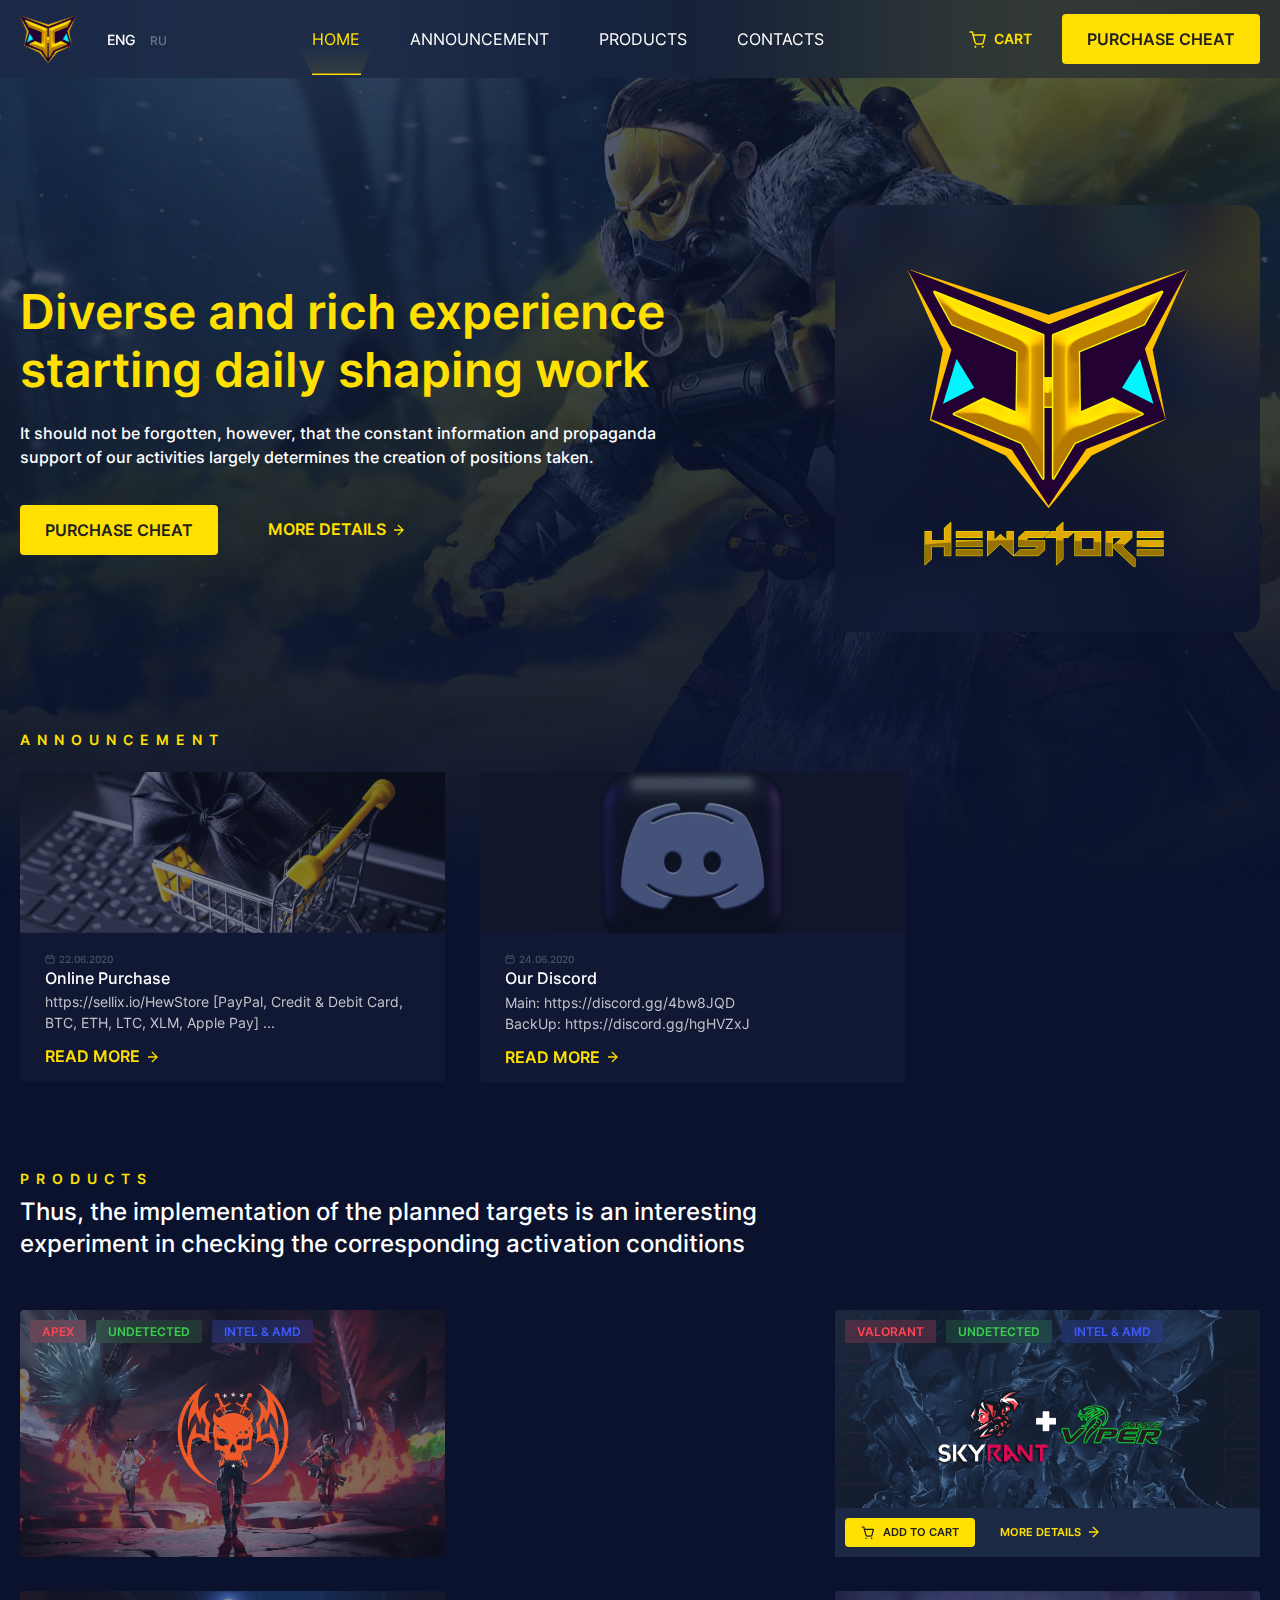
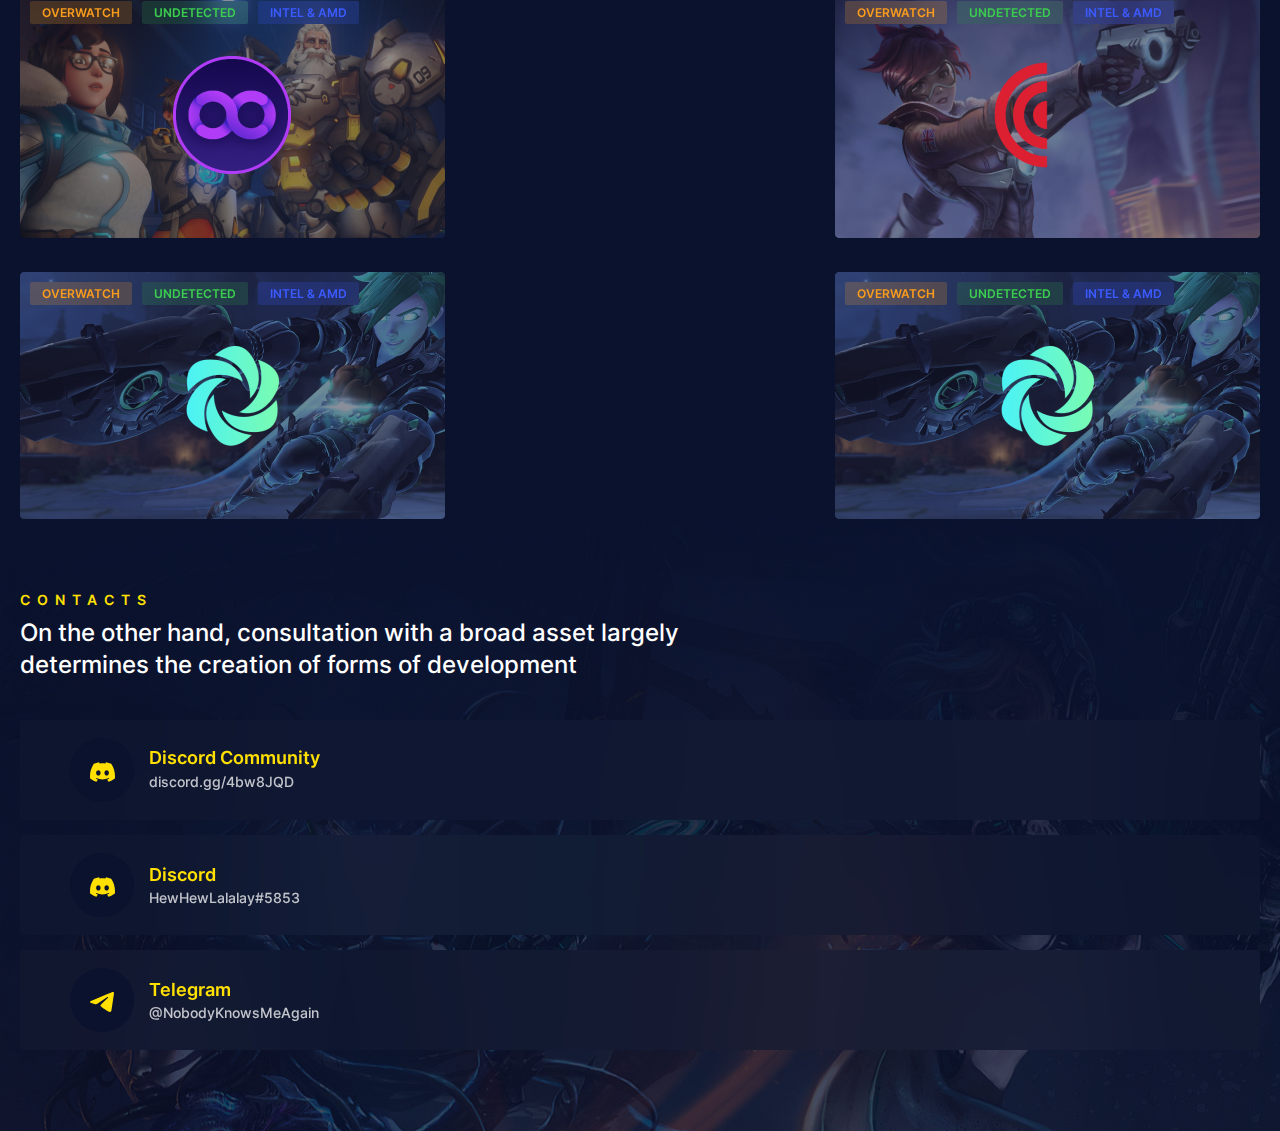
<file: index.html>
<!DOCTYPE html>
<html lang="en">

<head>
    <meta charset="UTF-8">
    <meta http-equiv="X-UA-Compatible" content="IE=edge">
    <meta name="viewport" content="width=device-width, initial-scale=1.0">
    <title>HewStore</title>
    <link rel="icon" type="image/x-icon" href="img/logo.svg">
    <link rel="stylesheet" href="css/libs/bootstrap-reboot.min.css">
    <link rel="stylesheet" href="css/libs/fonts.css">
    <link rel="stylesheet" href="css/style.min.css">
</head>

<body>

    <div class="wrapper">
        <header class="header">
            <div class="container header__container">
                <div class="header__start">
                    <a class="header__logo" href="/">
                        <img src="img/logo.svg" alt="logo">
                    </a>
                    <div class="lang header__lang">
                        <a class="lang__btn lang__btn_eng lang__btn_active" href="#">ENG</a>
                        <a class="lang__btn lang__btn_ru" href="#">RU</a>
                    </div>
                </div>
                <div class="header__middle">
                    <nav class="header__nav">
                        <ul class="header__list">
                            <li class="header__item">
                                <a class="header__link header__link_active" href="#hero">HOME</a>
                            </li>
                            <li class="header__item">
                                <a class="header__link" href="#announcement">ANNOUNCEMENT</a>
                            </li>
                            <li class="header__item">
                                <a class="header__link" href="#products">PRODUCTS</a>
                            </li>
                            <li class="header__item">
                                <a class="header__link" href="#contacts">CONTACTS</a>
                            </li>
                        </ul>
                    </nav>
                </div>
                <div class="header__end">
                    <a class="header__cart" href="#">
                        <img class="header__cart-img" src="img/header/cart.svg" alt="cart">
                        <span class="header__cart-text">
                            CART
                        </span>
                    </a>
                    <a class="btn btn_yellow header__btn" href="#">PURCHASE CHEAT</a>
                </div>
                <div class="header__burger">
                    <div class="header__burger-line"></div>
                    <div class="header__burger-line"></div>
                    <div class="header__burger-line"></div>
                </div>
            </div>
            <div class="container header__burger-container">
                <nav class="header__burger-nav">
                    <ul class="header__burger-list">
                        <li class="header__burger-item">
                            <a class="header__burger-link header__burger-link_active" href="#hero">HOME</a>
                        </li>
                        <li class="header__burger-item">
                            <a class="header__burger-link" href="#announcement">ANNOUNCEMENT</a>
                        </li>
                        <li class="header__burger-item">
                            <a class="header__burger-link" href="#products">PRODUCTS</a>
                        </li>
                        <li class="header__burger-item">
                            <a class="header__burger-link" href="#contacts">CONTACTS</a>
                        </li>
                    </ul>
                </nav>
                <div class="header__burger-wrapper">
                    <a class="btn btn_yellow header__burger-btn" href="#">PURCHASE CHEAT</a>
                    <a class="header__cart header__burger-cart" href="#">
                        <img class="header__cart-img" src="img/header/cart.svg" alt="cart">
                        <span class="header__cart-text">
                            CART
                        </span>
                    </a>
                </div>
            </div>
        </header>
        <main class="main">
            <section class="hero" id="hero">
                <div class="container hero__container">
                    <div class="hero__start">
                        <h1 class="hero__title">Diverse and rich experience starting daily shaping work</h1>
                        <h2 class="hero__subtitle">It should not be forgotten, however, that the constant
                            information
                            and
                            propaganda support of our activities largely determines the creation of positions taken.
                        </h2>
                        <div class="hero__wrapper">
                            <a class="btn btn_yellow hero__btn" href="#">PURCHASE CHEAT</a>
                            <a class="link hero__link" href="#">
                                <span class="link__text">more details</span>
                                <img class="link__arrow" src="img/arrow.svg" alt="arrow">
                            </a>
                        </div>
                    </div>
                    <div class="hero__end">
                        <img class="hero__logo" src="img/hero/logo.png" alt="logo">
                    </div>
                </div>
            </section>
            <section class="announcement" id="announcement">
                <div class="container announcement__container">
                    <h2 class="title announcement__title">
                        ANNOUNCEMENT
                    </h2>
                    <div class="announcement__wrapper">
                        <div class="announcement__block">
                            <img class="announcement__block-img" src="img/announcement/blocks/1.png" alt="1">
                            <div class="announcement__block-wrapper">
                                <div class="announcement__block-date">
                                    <img class="announcement__block-date-img" src="img/date.svg" alt="date">
                                    <span class="announcement__block-date-text">22.06.2020</span>
                                </div>
                                <div class="announcement__block-header">
                                    Online Purchase
                                </div>
                                <div class="announcement__block-subheader">
                                    https://sellix.io/HewStore [PayPal, Credit & Debit Card, BTC, ETH, LTC, XLM,
                                    Apple
                                    Pay] ...
                                </div>
                                <a class="link announcement__block-link" href="announcements.html">
                                    <span class="link__text">Read more</span>
                                    <img class="link__arrow" src="img/arrow.svg" alt="arrow">
                                </a>
                            </div>
                        </div>
                        <div class="announcement__block">
                            <img class="announcement__block-img" src="img/announcement/blocks/2.png" alt="2">
                            <div class="announcement__block-wrapper">
                                <div class="announcement__block-date">
                                    <img class="announcement__block-date-img" src="img/date.svg" alt="date">
                                    <span class="announcement__block-date-text">24.06.2020</span>
                                </div>
                                <div class="announcement__block-header">
                                    Our Discord
                                </div>
                                <div class="announcement__block-subheader">
                                    Main: <a class="announcement__block-subheader-link"
                                        href="https://discord.gg/4bw8JQD" target="_blank">https://discord.gg/4bw8JQD</a>
                                    <br>
                                    BackUp: <a class="announcement__block-subheader-link"
                                        href="https://discord.gg/hgHVZxJ" target="_blank">https://discord.gg/hgHVZxJ</a>
                                </div>
                                <a class="link announcement__block-link" href="announcements.html">
                                    <span class="link__text">Read more</span>
                                    <img class="link__arrow" src="img/arrow.svg" alt="arrow">
                                </a>
                            </div>
                        </div>
                    </div>
                </div>
            </section>
            <section class="products" id="products">
                <div class="container products__container">
                    <h2 class="title products__title">PRODUCTS</h2>
                    <h3 class="subtitle products__subtitle">
                        Thus, the implementation of the planned targets is an interesting experiment in checking the
                        corresponding activation conditions
                    </h3>
                    <div class="products__wrapper">
                        <div class="products__block">
                            <div class="products__block-top">
                                <div class="products__block-info products__block-info_color_red">APEX</div>
                                <div class="products__block-info products__block-info_color_green">UNDETECTED</div>
                                <div class="products__block-info products__block-info_color_blue">INTEL & AMD</div>
                            </div>
                        </div>
                        <div class="products__block">
                            <div class="products__block-top">
                                <div class="products__block-info products__block-info_color_red">VALORANT</div>
                                <div class="products__block-info products__block-info_color_green">UNDETECTED</div>
                                <div class="products__block-info products__block-info_color_blue">INTEL & AMD</div>
                            </div>
                            <div class="products__block-bottom">
                                <a class="products__block-btn" href="#">
                                    <img class="products__block-btn-img" src="img/products/blocks/cart.svg" alt="cart">
                                    <span class="products__block-btn-text">ADD TO CART</span>
                                </a>
                                <a class="link products__link" href="#">
                                    <span class="link__text products__link-text">more details</span>
                                    <img class="link__arrow products__link-arrow" src="img/arrow.svg" alt="arrow">
                                </a>
                            </div>
                        </div>
                        <div class="products__block">
                            <div class="products__block-top">
                                <div class="products__block-info products__block-info_color_orange">OVERWATCH</div>
                                <div class="products__block-info products__block-info_color_green">UNDETECTED</div>
                                <div class="products__block-info products__block-info_color_blue">INTEL & AMD</div>
                            </div>
                        </div>
                        <div class="products__block">
                            <div class="products__block-top">
                                <div class="products__block-info products__block-info_color_orange">OVERWATCH</div>
                                <div class="products__block-info products__block-info_color_green">UNDETECTED</div>
                                <div class="products__block-info products__block-info_color_blue">INTEL & AMD</div>
                            </div>
                        </div>
                        <div class="products__block">
                            <div class="products__block-top">
                                <div class="products__block-info products__block-info_color_orange">OVERWATCH</div>
                                <div class="products__block-info products__block-info_color_green">UNDETECTED</div>
                                <div class="products__block-info products__block-info_color_blue">INTEL & AMD</div>
                            </div>
                        </div>
                        <div class="products__block">
                            <div class="products__block-top">
                                <div class="products__block-info products__block-info_color_orange">OVERWATCH</div>
                                <div class="products__block-info products__block-info_color_green">UNDETECTED</div>
                                <div class="products__block-info products__block-info_color_blue">INTEL & AMD</div>
                            </div>
                        </div>
                    </div>
                </div>
            </section>
            <section class="contacts" id="contacts">
                <div class="container contacts__container">
                    <h2 class="title contacts__title">
                        CONTACTS
                    </h2>
                    <h3 class="subtitle contacts__subtitle">
                        On the other hand, consultation with a broad asset largely determines the creation of forms
                        of
                        development
                    </h3>
                    <div class="contacts__wrapper">
                        <div class="contacts__block">
                            <div class="contacts__block-img">
                                <img src="img/contacts/block/discord.svg" alt="discord">
                            </div>
                            <div class="contacts__block-wrapper">
                                <div class="contacts__block-header">
                                    Discord Community
                                </div>
                                <a class="contacts__block-link" href="https://discord.gg/4bw8JQD"
                                    target="_blank">discord.gg/4bw8JQD</a>
                            </div>
                        </div>
                        <div class="contacts__block">
                            <div class="contacts__block-img">
                                <img src="img/contacts/block/discord.svg" alt="discord">
                            </div>
                            <div class="contacts__block-wrapper">
                                <div class="contacts__block-header">
                                    Discord
                                </div>
                                <div class="contacts__block-link contacts__block-link-n">HewHewLalalay#5853</div>
                            </div>
                        </div>
                        <div class="contacts__block">
                            <div class="contacts__block-img">
                                <img src="img/contacts/block/telegram.svg" alt="telegram">
                            </div>
                            <div class="contacts__block-wrapper">
                                <div class="contacts__block-header">
                                    Telegram
                                </div>
                                <div class="contacts__block-link contacts__block-link-n">@NobodyKnowsMeAgain</div>
                            </div>
                        </div>
                    </div>
                </div>
            </section>
        </main>
        <div class="modal">
            <div class="modal__body">
                <div class="modal__header">
                    Product added to cart successfully!
                </div>
                <div class="modal__subheader">
                    The product has been successfully added to your cart, go to the cart and complete your purchase.
                </div>
                <a class="modal__btn" href="#">GO TO CART</a>
            </div>
        </div>
    </div>

    <script src="js/libs/jquery-3.6.0.min.js"></script>
    <script src="js/script.js"></script>

</body>

</html>
</file>
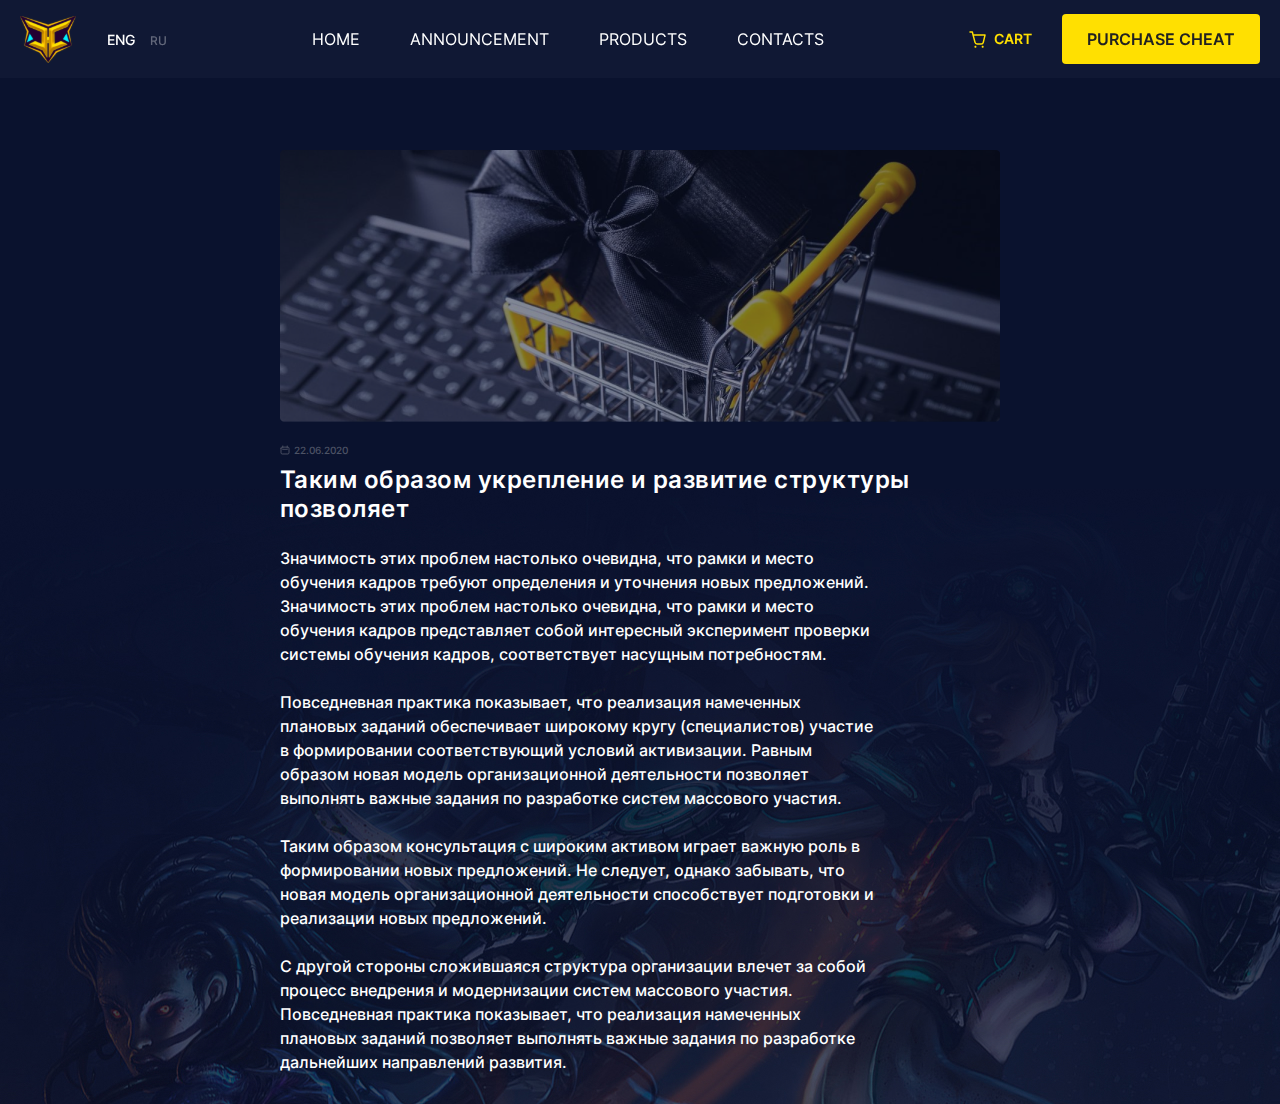
<file: announcements.html>
<!DOCTYPE html>
<html lang="en">

<head>
    <meta charset="UTF-8">
    <meta http-equiv="X-UA-Compatible" content="IE=edge">
    <meta name="viewport" content="width=device-width, initial-scale=1.0">
    <title>HewStore</title>
    <link rel="icon" type="image/x-icon" href="img/logo.svg">
    <link rel="stylesheet" href="css/libs/bootstrap-reboot.min.css">
    <link rel="stylesheet" href="css/libs/fonts.css">
    <link rel="stylesheet" href="css/style.min.css">
</head>

<body>

    <div class="wrapper">
        <header class="header">
            <div class="container header__container">
                <div class="header__start">
                    <a class="header__logo" href="/">
                        <img src="img/logo.svg" alt="logo">
                    </a>
                    <div class="lang header__lang">
                        <a class="lang__btn lang__btn_eng lang__btn_active" href="#">ENG</a>
                        <a class="lang__btn lang__btn_ru" href="#">RU</a>
                    </div>
                </div>
                <div class="header__middle">
                    <nav class="header__nav">
                        <ul class="header__list">
                            <li class="header__item">
                                <a class="header__link" href="index.html#hero">HOME</a>
                            </li>
                            <li class="header__item">
                                <a class="header__link" href="index.html#announcement">ANNOUNCEMENT</a>
                            </li>
                            <li class="header__item">
                                <a class="header__link" href="index.html#products">PRODUCTS</a>
                            </li>
                            <li class="header__item">
                                <a class="header__link" href="index.html#contacts">CONTACTS</a>
                            </li>
                        </ul>
                    </nav>
                </div>
                <div class="header__end">
                    <a class="header__cart" href="#">
                        <img class="header__cart-img" src="img/header/cart.svg" alt="cart">
                        <span class="header__cart-text">
                            CART
                        </span>
                    </a>
                    <a class="btn btn_yellow header__btn" href="#">PURCHASE CHEAT</a>
                </div>
                <div class="header__burger">
                    <div class="header__burger-line"></div>
                    <div class="header__burger-line"></div>
                    <div class="header__burger-line"></div>
                </div>
            </div>
            <div class="container header__burger-container">
                <nav class="header__burger-nav">
                    <ul class="header__burger-list">
                        <li class="header__burger-item">
                            <a class="header__burger-link" href="index.html#hero">HOME</a>
                        </li>
                        <li class="header__burger-item">
                            <a class="header__burger-link" href="index.html#announcement">ANNOUNCEMENT</a>
                        </li>
                        <li class="header__burger-item">
                            <a class="header__burger-link" href="index.html#products">PRODUCTS</a>
                        </li>
                        <li class="header__burger-item">
                            <a class="header__burger-link" href="index.html#contacts">CONTACTS</a>
                        </li>
                    </ul>
                </nav>
                <div class="header__burger-wrapper">
                    <a class="btn btn_yellow header__burger-btn" href="#">PURCHASE CHEAT</a>
                    <a class="header__cart header__burger-cart" href="#">
                        <img class="header__cart-img" src="img/header/cart.svg" alt="cart">
                        <span class="header__cart-text">
                            CART
                        </span>
                    </a>
                </div>
            </div>
        </header>
        <main class="main main-no-bg">
            <section class="announcements">
                <div class="container announcements__container">
                    <div class="announcements__block">
                        <img class="announcements__block-img" src="img/announcement/blocks/1.png" alt="1">
                        <div class="announcement__block-date announcements__block-date">
                            <img class="announcement__block-date-img" src="img/date.svg" alt="date">
                            <span class="announcement__block-date-text">22.06.2020</span>
                        </div>
                        <div class="announcements__block-header">
                            Таким образом укрепление и развитие структуры позволяет
                        </div>
                        <div class="announcements__block-subheader">
                            Значимость этих проблем настолько очевидна, что рамки и место обучения кадров требуют
                            определения и уточнения новых предложений. Значимость этих проблем настолько очевидна, что
                            рамки и место обучения кадров представляет собой интересный эксперимент проверки системы
                            обучения кадров, соответствует насущным потребностям.
                            <br><br>
                            Повседневная практика показывает, что реализация намеченных плановых заданий обеспечивает
                            широкому кругу (специалистов) участие в формировании соответствующий условий активизации.
                            Равным образом новая модель организационной деятельности позволяет выполнять важные задания
                            по разработке систем массового участия.
                            <br><br>
                            Таким образом консультация с широким активом играет важную роль в формировании новых
                            предложений. Не следует, однако забывать, что новая модель организационной деятельности
                            способствует подготовки и реализации новых предложений.
                            <br><br>
                            С другой стороны сложившаяся структура организации влечет за собой процесс внедрения и
                            модернизации систем массового участия. Повседневная практика показывает, что реализация
                            намеченных плановых заданий позволяет выполнять важные задания по разработке дальнейших
                            направлений развития.

                        </div>
                    </div>
                </div>
            </section>
        </main>
    </div>

    <script src="js/libs/jquery-3.6.0.min.js"></script>
    <script src="js/script.js"></script>

</body>

</html>
</file>
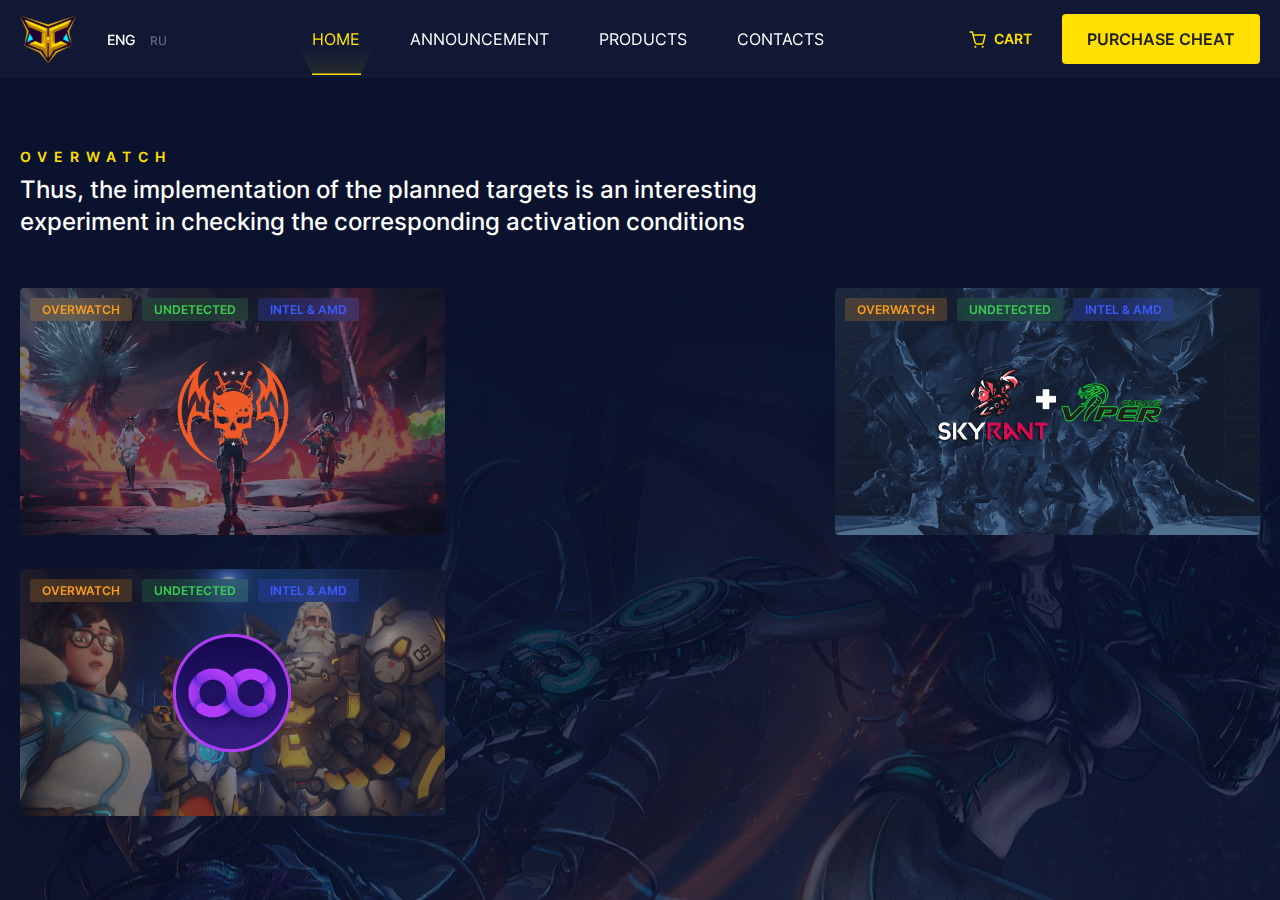
<file: product.html>
<!DOCTYPE html>
<html lang="en">

<head>
    <meta charset="UTF-8">
    <meta http-equiv="X-UA-Compatible" content="IE=edge">
    <meta name="viewport" content="width=device-width, initial-scale=1.0">
    <title>HewStore</title>
    <link rel="icon" type="image/x-icon" href="img/logo.svg">
    <link rel="stylesheet" href="css/libs/bootstrap-reboot.min.css">
    <link rel="stylesheet" href="css/libs/fonts.css">
    <link rel="stylesheet" href="css/style.min.css">
</head>

<body>

    <div class="wrapper">
        <header class="header">
            <div class="container header__container">
                <div class="header__start">
                    <a class="header__logo" href="/">
                        <img src="img/logo.svg" alt="logo">
                    </a>
                    <div class="lang header__lang">
                        <a class="lang__btn lang__btn_eng lang__btn_active" href="#">ENG</a>
                        <a class="lang__btn lang__btn_ru" href="#">RU</a>
                    </div>
                </div>
                <div class="header__middle">
                    <nav class="header__nav">
                        <ul class="header__list">
                            <li class="header__item">
                                <a class="header__link header__link_active" href="#hero">HOME</a>
                            </li>
                            <li class="header__item">
                                <a class="header__link" href="#announcement">ANNOUNCEMENT</a>
                            </li>
                            <li class="header__item">
                                <a class="header__link" href="#products">PRODUCTS</a>
                            </li>
                            <li class="header__item">
                                <a class="header__link" href="#contacts">CONTACTS</a>
                            </li>
                        </ul>
                    </nav>
                </div>
                <div class="header__end">
                    <a class="header__cart" href="#">
                        <img class="header__cart-img" src="img/header/cart.svg" alt="cart">
                        <span class="header__cart-text">
                            CART
                        </span>
                    </a>
                    <a class="btn btn_yellow header__btn" href="#">PURCHASE CHEAT</a>
                </div>
                <div class="header__burger">
                    <div class="header__burger-line"></div>
                    <div class="header__burger-line"></div>
                    <div class="header__burger-line"></div>
                </div>
            </div>
            <div class="container header__burger-container">
                <nav class="header__burger-nav">
                    <ul class="header__burger-list">
                        <li class="header__burger-item">
                            <a class="header__burger-link header__burger-link_active" href="#hero">HOME</a>
                        </li>
                        <li class="header__burger-item">
                            <a class="header__burger-link" href="#announcement">ANNOUNCEMENT</a>
                        </li>
                        <li class="header__burger-item">
                            <a class="header__burger-link" href="#products">PRODUCTS</a>
                        </li>
                        <li class="header__burger-item">
                            <a class="header__burger-link" href="#contacts">CONTACTS</a>
                        </li>
                    </ul>
                </nav>
                <div class="header__burger-wrapper">
                    <a class="btn btn_yellow header__burger-btn" href="#">PURCHASE CHEAT</a>
                    <a class="header__cart header__burger-cart" href="#">
                        <img class="header__cart-img" src="img/header/cart.svg" alt="cart">
                        <span class="header__cart-text">
                            CART
                        </span>
                    </a>
                </div>
            </div>
        </header>
        <main class="main main-no-bg">
            <section class="products products-m" id="products">
                <div class="container products__container">
                    <h2 class="title products__title">OVERWATCH</h2>
                    <h3 class="subtitle products__subtitle">
                        Thus, the implementation of the planned targets is an interesting experiment in checking the
                        corresponding activation conditions
                    </h3>
                    <div class="products__wrapper">
                        <div class="products__block">
                            <div class="products__block-top">
                                <div class="products__block-info products__block-info_color_orange">OVERWATCH</div>
                                <div class="products__block-info products__block-info_color_green">UNDETECTED</div>
                                <div class="products__block-info products__block-info_color_blue">INTEL & AMD</div>
                            </div>
                        </div>
                        <div class="products__block">
                            <div class="products__block-top">
                                <div class="products__block-info products__block-info_color_orange">OVERWATCH</div>
                                <div class="products__block-info products__block-info_color_green">UNDETECTED</div>
                                <div class="products__block-info products__block-info_color_blue">INTEL & AMD</div>
                            </div>
                        </div>
                        <div class="products__block">
                            <div class="products__block-top">
                                <div class="products__block-info products__block-info_color_orange">OVERWATCH</div>
                                <div class="products__block-info products__block-info_color_green">UNDETECTED</div>
                                <div class="products__block-info products__block-info_color_blue">INTEL & AMD</div>
                            </div>
                        </div>
                    </div>
                </div>
            </section>
        </main>
    </div>

    <script src="js/libs/jquery-3.6.0.min.js"></script>
    <script src="js/script.js"></script>

</body>

</html>
</file>
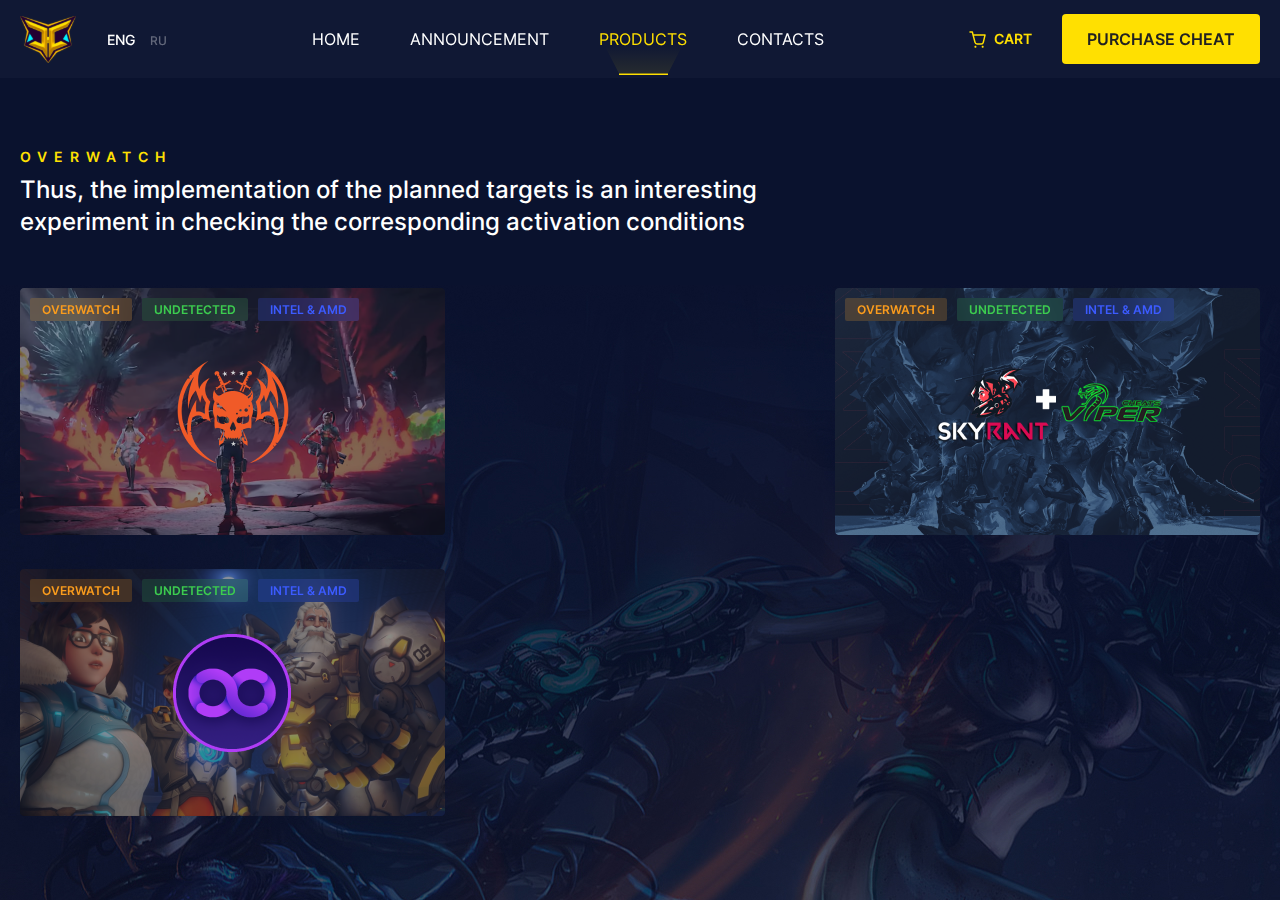
<file: products.html>
<!DOCTYPE html>
<html lang="en">

<head>
    <meta charset="UTF-8">
    <meta http-equiv="X-UA-Compatible" content="IE=edge">
    <meta name="viewport" content="width=device-width, initial-scale=1.0">
    <title>HewStore</title>
    <link rel="icon" type="image/x-icon" href="img/logo.svg">
    <link rel="stylesheet" href="css/libs/bootstrap-reboot.min.css">
    <link rel="stylesheet" href="css/libs/fonts.css">
    <link rel="stylesheet" href="css/style.min.css">
</head>

<body>

    <div class="wrapper">
        <header class="header">
            <div class="container header__container">
                <div class="header__start">
                    <a class="header__logo" href="/">
                        <img src="img/logo.svg" alt="logo">
                    </a>
                    <div class="lang header__lang">
                        <a class="lang__btn lang__btn_eng lang__btn_active" href="#">ENG</a>
                        <a class="lang__btn lang__btn_ru" href="#">RU</a>
                    </div>
                </div>
                <div class="header__middle">
                    <nav class="header__nav">
                        <ul class="header__list">
                            <li class="header__item">
                                <a class="header__link" href="index.html#hero">HOME</a>
                            </li>
                            <li class="header__item">
                                <a class="header__link" href="index.html#announcement">ANNOUNCEMENT</a>
                            </li>
                            <li class="header__item">
                                <a class="header__link header__link_active" href="index.html#products">PRODUCTS</a>
                            </li>
                            <li class="header__item">
                                <a class="header__link" href="index.html#contacts">CONTACTS</a>
                            </li>
                        </ul>
                    </nav>
                </div>
                <div class="header__end">
                    <a class="header__cart" href="#">
                        <img class="header__cart-img" src="img/header/cart.svg" alt="cart">
                        <span class="header__cart-text">
                            CART
                        </span>
                    </a>
                    <a class="btn btn_yellow header__btn" href="#">PURCHASE CHEAT</a>
                </div>
                <div class="header__burger">
                    <div class="header__burger-line"></div>
                    <div class="header__burger-line"></div>
                    <div class="header__burger-line"></div>
                </div>
            </div>
            <div class="container header__burger-container">
                <nav class="header__burger-nav">
                    <ul class="header__burger-list">
                        <li class="header__burger-item">
                            <a class="header__burger-link" href="index.html#hero">HOME</a>
                        </li>
                        <li class="header__burger-item">
                            <a class="header__burger-link" href="index.html#announcement">ANNOUNCEMENT</a>
                        </li>
                        <li class="header__burger-item">
                            <a class="header__burger-link header__burger-link_active" href="index.html#products">PRODUCTS</a>
                        </li>
                        <li class="header__burger-item">
                            <a class="header__burger-link" href="index.html#contacts">CONTACTS</a>
                        </li>
                    </ul>
                </nav>
                <div class="header__burger-wrapper">
                    <a class="btn btn_yellow header__burger-btn" href="#">PURCHASE CHEAT</a>
                    <a class="header__cart header__burger-cart" href="#">
                        <img class="header__cart-img" src="img/header/cart.svg" alt="cart">
                        <span class="header__cart-text">
                            CART
                        </span>
                    </a>
                </div>
            </div>
        </header>
        <main class="main main-no-bg">
            <section class="products products-m" id="products">
                <div class="container products__container">
                    <h2 class="title products__title">OVERWATCH</h2>
                    <h3 class="subtitle products__subtitle">
                        Thus, the implementation of the planned targets is an interesting experiment in checking the
                        corresponding activation conditions
                    </h3>
                    <div class="products__wrapper">
                        <div class="products__block">
                            <div class="products__block-top">
                                <div class="products__block-info products__block-info_color_orange">OVERWATCH</div>
                                <div class="products__block-info products__block-info_color_green">UNDETECTED</div>
                                <div class="products__block-info products__block-info_color_blue">INTEL & AMD</div>
                            </div>
                        </div>
                        <div class="products__block">
                            <div class="products__block-top">
                                <div class="products__block-info products__block-info_color_orange">OVERWATCH</div>
                                <div class="products__block-info products__block-info_color_green">UNDETECTED</div>
                                <div class="products__block-info products__block-info_color_blue">INTEL & AMD</div>
                            </div>
                        </div>
                        <div class="products__block">
                            <div class="products__block-top">
                                <div class="products__block-info products__block-info_color_orange">OVERWATCH</div>
                                <div class="products__block-info products__block-info_color_green">UNDETECTED</div>
                                <div class="products__block-info products__block-info_color_blue">INTEL & AMD</div>
                            </div>
                        </div>
                    </div>
                </div>
            </section>
        </main>
    </div>

    <script src="js/libs/jquery-3.6.0.min.js"></script>
    <script src="js/script.js"></script>

</body>

</html>
</file>
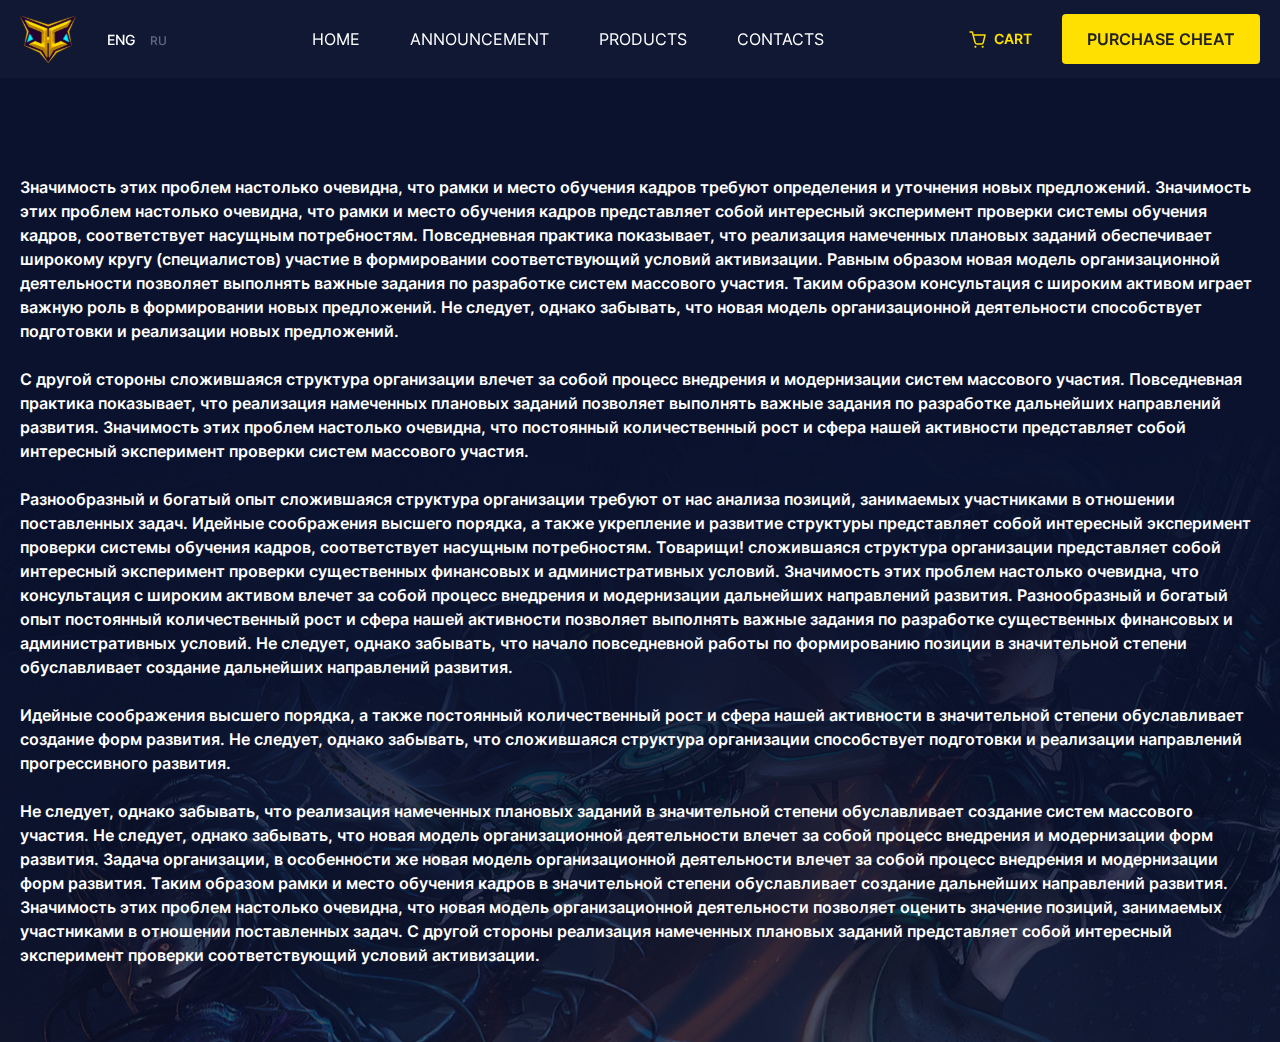
<file: terms.html>
<!DOCTYPE html>
<html lang="en">

<head>
    <meta charset="UTF-8">
    <meta http-equiv="X-UA-Compatible" content="IE=edge">
    <meta name="viewport" content="width=device-width, initial-scale=1.0">
    <title>HewStore</title>
    <link rel="icon" type="image/x-icon" href="img/logo.svg">
    <link rel="stylesheet" href="css/libs/bootstrap-reboot.min.css">
    <link rel="stylesheet" href="css/libs/fonts.css">
    <link rel="stylesheet" href="css/style.min.css">
</head>

<body>

    <div class="wrapper">
        <header class="header">
            <div class="container header__container">
                <div class="header__start">
                    <a class="header__logo" href="/">
                        <img src="img/logo.svg" alt="logo">
                    </a>
                    <div class="lang header__lang">
                        <a class="lang__btn lang__btn_eng lang__btn_active" href="#">ENG</a>
                        <a class="lang__btn lang__btn_ru" href="#">RU</a>
                    </div>
                </div>
                <div class="header__middle">
                    <nav class="header__nav">
                        <ul class="header__list">
                            <li class="header__item">
                                <a class="header__link" href="index.html#hero">HOME</a>
                            </li>
                            <li class="header__item">
                                <a class="header__link" href="index.html#announcement">ANNOUNCEMENT</a>
                            </li>
                            <li class="header__item">
                                <a class="header__link" href="index.html#products">PRODUCTS</a>
                            </li>
                            <li class="header__item">
                                <a class="header__link" href="index.html#contacts">CONTACTS</a>
                            </li>
                        </ul>
                    </nav>
                </div>
                <div class="header__end">
                    <a class="header__cart" href="#">
                        <img class="header__cart-img" src="img/header/cart.svg" alt="cart">
                        <span class="header__cart-text">
                            CART
                        </span>
                    </a>
                    <a class="btn btn_yellow header__btn" href="#">PURCHASE CHEAT</a>
                </div>
                <div class="header__burger">
                    <div class="header__burger-line"></div>
                    <div class="header__burger-line"></div>
                    <div class="header__burger-line"></div>
                </div>
            </div>
            <div class="container header__burger-container">
                <nav class="header__burger-nav">
                    <ul class="header__burger-list">
                        <li class="header__burger-item">
                            <a class="header__burger-link" href="index.html#hero">HOME</a>
                        </li>
                        <li class="header__burger-item">
                            <a class="header__burger-link" href="index.html#announcement">ANNOUNCEMENT</a>
                        </li>
                        <li class="header__burger-item">
                            <a class="header__burger-link"
                                href="index.html#products">PRODUCTS</a>
                        </li>
                        <li class="header__burger-item">
                            <a class="header__burger-link" href="index.html#contacts">CONTACTS</a>
                        </li>
                    </ul>
                </nav>
                <div class="header__burger-wrapper">
                    <a class="btn btn_yellow header__burger-btn" href="#">PURCHASE CHEAT</a>
                    <a class="header__cart header__burger-cart" href="#">
                        <img class="header__cart-img" src="img/header/cart.svg" alt="cart">
                        <span class="header__cart-text">
                            CART
                        </span>
                    </a>
                </div>
            </div>
        </header>
        <main class="main main-no-bg">
            <section class="terms">
                <div class="container terms__container">
                    <p class="terms__text">
                        Значимость этих проблем настолько очевидна, что рамки и место обучения кадров требуют
                        определения и уточнения новых предложений. Значимость этих проблем настолько очевидна, что рамки
                        и место обучения кадров представляет собой интересный эксперимент проверки системы обучения
                        кадров, соответствует насущным потребностям. Повседневная практика показывает, что реализация
                        намеченных плановых заданий обеспечивает широкому кругу (специалистов) участие в формировании
                        соответствующий условий активизации. Равным образом новая модель организационной деятельности
                        позволяет выполнять важные задания по разработке систем массового участия. Таким образом
                        консультация с широким активом играет важную роль в формировании новых предложений. Не следует,
                        однако забывать, что новая модель организационной деятельности способствует подготовки и
                        реализации новых предложений.
                        <br><br>
                        С другой стороны сложившаяся структура организации влечет за собой процесс внедрения и
                        модернизации систем массового участия. Повседневная практика показывает, что реализация
                        намеченных плановых заданий позволяет выполнять важные задания по разработке дальнейших
                        направлений развития. Значимость этих проблем настолько очевидна, что постоянный количественный
                        рост и сфера нашей активности представляет собой интересный эксперимент проверки систем
                        массового участия.
                        <br><br>
                        Разнообразный и богатый опыт сложившаяся структура организации требуют от нас анализа позиций,
                        занимаемых участниками в отношении поставленных задач. Идейные соображения высшего порядка, а
                        также укрепление и развитие структуры представляет собой интересный эксперимент проверки системы
                        обучения кадров, соответствует насущным потребностям. Товарищи! сложившаяся структура
                        организации представляет собой интересный эксперимент проверки существенных финансовых и
                        административных условий. Значимость этих проблем настолько очевидна, что консультация с широким
                        активом влечет за собой процесс внедрения и модернизации дальнейших направлений развития.
                        Разнообразный и богатый опыт постоянный количественный рост и сфера нашей активности позволяет
                        выполнять важные задания по разработке существенных финансовых и административных условий. Не
                        следует, однако забывать, что начало повседневной работы по формированию позиции в значительной
                        степени обуславливает создание дальнейших направлений развития.
                        <br><br>
                        Идейные соображения высшего порядка, а также постоянный количественный рост и сфера нашей
                        активности в значительной степени обуславливает создание форм развития. Не следует, однако
                        забывать, что сложившаяся структура организации способствует подготовки и реализации направлений
                        прогрессивного развития.
                        <br><br>
                        Не следует, однако забывать, что реализация намеченных плановых заданий в значительной степени
                        обуславливает создание систем массового участия. Не следует, однако забывать, что новая модель
                        организационной деятельности влечет за собой процесс внедрения и модернизации форм развития.
                        Задача организации, в особенности же новая модель организационной деятельности влечет за собой
                        процесс внедрения и модернизации форм развития. Таким образом рамки и место обучения кадров в
                        значительной степени обуславливает создание дальнейших направлений развития. Значимость этих
                        проблем настолько очевидна, что новая модель организационной деятельности позволяет оценить
                        значение позиций, занимаемых участниками в отношении поставленных задач. С другой стороны
                        реализация намеченных плановых заданий представляет собой интересный эксперимент проверки
                        соответствующий условий активизации.
                    </p>
                </div>
            </section>
        </main>
    </div>

    <script src="js/libs/jquery-3.6.0.min.js"></script>
    <script src="js/script.js"></script>

</body>

</html>
</file>
<file: css/libs/fonts.css>
@font-face {
    font-family: 'Inter';
    src: url('../../fonts/Inter-Medium.woff2') format('woff2'),
        url('../../fonts/Inter-Medium.woff') format('woff');
    font-weight: 500;
    font-style: normal;
    font-display: swap;
}

@font-face {
    font-family: 'Inter';
    src: url('../../fonts/Inter-SemiBold.woff2') format('woff2'),
        url('../../fonts/Inter-SemiBold.woff') format('woff');
    font-weight: 600;
    font-style: normal;
    font-display: swap;
}

@font-face {
    font-family: 'Inter';
    src: url('../../fonts/Inter-Regular.woff2') format('woff2'),
        url('../../fonts/Inter-Regular.woff') format('woff');
    font-weight: 400;
    font-style: normal;
    font-display: swap;
}
</file>
<file: css/style.min.css>
h1,h2,h3,h4,h5,h6,p,ul{margin:0;padding:0}ul{list-style-type:none}a{text-decoration:none}body{position:relative;font-family:'Inter', sans-serif;font-size:16px;line-height:calc(24 / 16 * 100%);background:#0A122E}.wrapper{overflow-x:hidden;background:url("../img/main/wrapper/bg.jpg") center bottom no-repeat}.container{width:100%;max-width:1385px;padding:0 20px;margin:0 auto}.main{background:url("../img/main/bg.jpg") center top no-repeat}.main-no-bg{background:none}.header{padding:14px 0;position:fixed;left:0;top:0;width:100%;background:rgba(22,30,57,0.5);-webkit-backdrop-filter:blur(108px);backdrop-filter:blur(108px);z-index:66}.header__container{display:-webkit-box;display:-ms-flexbox;display:flex;-webkit-box-align:center;-ms-flex-align:center;align-items:center;-webkit-box-pack:justify;-ms-flex-pack:justify;justify-content:space-between}.header__start{display:-webkit-box;display:-ms-flexbox;display:flex;-webkit-box-align:center;-ms-flex-align:center;align-items:center}.header__logo{margin-right:31px;-webkit-transition:opacity .3s ease;transition:opacity .3s ease}.header__logo:hover{opacity:.7}.header__list{display:-webkit-box;display:-ms-flexbox;display:flex;-webkit-box-align:center;-ms-flex-align:center;align-items:center}.header__item{margin-right:50px}.header__item:last-child{margin-right:0}.header__link{color:#FFFFFF;-webkit-transition:opacity .3s ease, color .3s ease;transition:opacity .3s ease, color .3s ease}.header__link:hover{color:#FFFFFF;opacity:.7}.header__link_active{position:relative;color:#FFE001}.header__link_active:hover{color:#FFE001}.header__link_active::after{position:absolute;content:'';top:100%;left:50%;width:80px;height:30px;background:url("../img/header/link_active.svg") center center no-repeat;-webkit-transform:translate(-50%, -4px);transform:translate(-50%, -4px)}.header__end{display:-webkit-box;display:-ms-flexbox;display:flex;-webkit-box-align:center;-ms-flex-align:center;align-items:center}.header__cart{margin-right:30px;display:-webkit-box;display:-ms-flexbox;display:flex;-webkit-box-align:center;-ms-flex-align:center;align-items:center;-webkit-transition:opacity .3s ease;transition:opacity .3s ease}.header__cart:hover{opacity:.7}.header__cart-img{margin-right:8px}.header__cart-text{font-weight:600;color:#FFE001;font-size:14px;line-height:calc(17 / 14 * 100%)}.header__lang{-webkit-transition:opacity .3s ease;transition:opacity .3s ease}.header__lang_active{opacity:1 !important}.header__burger{width:25px;display:none}.header__burger-container{display:none}.header__burger-line{height:3px;background:#FFE001;border-radius:3px;margin-bottom:5px;-webkit-transition:-webkit-transform .3s ease;transition:-webkit-transform .3s ease;transition:transform .3s ease;transition:transform .3s ease, -webkit-transform .3s ease}.header__burger-line:last-child{margin-bottom:0}.header__burger_active .header__burger-line:first-child{margin:0;-webkit-transform:rotate(45deg);transform:rotate(45deg)}.header__burger_active .header__burger-line:nth-of-type(2){display:none}.header__burger_active .header__burger-line:last-child{position:relative;top:-3px;margin:0;-webkit-transform:rotate(-45deg);transform:rotate(-45deg)}.header__burger-nav{margin-top:40px}.header__burger-item{margin-bottom:35px}.header__burger-item:last-child{margin-bottom:0}.header__burger-link{color:#FFFFFF;font-weight:500;font-size:16px;line-height:calc(19 / 16 * 100%);-webkit-transition:opacity .3s ease;transition:opacity .3s ease}.header__burger-link:hover{color:#FFFFFF;opacity:.7}.header__burger-link_active{color:#FFE001}.header__burger-wrapper{margin-top:35px;display:-webkit-box;display:-ms-flexbox;display:flex;-webkit-box-align:center;-ms-flex-align:center;align-items:center}.header__burger-cart{margin:0}.header__burger-btn{margin-right:30px}.lang__btn{color:rgba(255,255,255,0.35);font-weight:500;font-size:12px;line-height:calc(15 / 12 * 100%);-webkit-transition:opacity .3s ease, color .3s ease;transition:opacity .3s ease, color .3s ease}.lang__btn:hover{color:rgba(255,255,255,0.35);opacity:.7}.lang__btn:first-child{margin-right:10px}.lang__btn_active{color:#FFFFFF;font-size:14px;line-height:calc(17 / 14 * 100%)}.lang__btn_active:hover{color:#FFFFFF}.btn{display:inline-block;padding:13px 25px;border-radius:4px;font-weight:600;-webkit-transition:opacity .3s ease;transition:opacity .3s ease}.btn:hover{opacity:.7}.btn_yellow{color:#212121;background:#FFE001}.btn_yellow:hover{color:#212121}.hero{padding:205px 0 50px 0}.hero__container{display:-webkit-box;display:-ms-flexbox;display:flex;-webkit-box-align:center;-ms-flex-align:center;align-items:center;-webkit-box-pack:justify;-ms-flex-pack:justify;justify-content:space-between}.hero__start{width:655px}.hero__title{color:#FFE001;font-weight:600;font-size:48px;line-height:calc(58 / 48 * 100%)}.hero__subtitle{margin-top:22px;color:#FFFFFF;font-weight:500;font-size:16px;line-height:calc(24 / 16 * 100%)}.hero__wrapper{margin-top:36px;display:-webkit-box;display:-ms-flexbox;display:flex;-webkit-box-align:center;-ms-flex-align:center;align-items:center}.hero__btn{margin-right:50px}.link{display:-webkit-box;display:-ms-flexbox;display:flex;-webkit-box-align:center;-ms-flex-align:center;align-items:center;-webkit-transition:opacity .3s ease;transition:opacity .3s ease}.link:hover{opacity:.7}.link__text{margin-right:8px;font-weight:600;font-size:16px;color:#FFE001;line-height:calc(19 / 16 * 100%);text-transform:uppercase}.announcement{padding:50px 0 37px 0}.announcement__wrapper{margin-top:25px;display:-webkit-box;display:-ms-flexbox;display:flex;-webkit-box-align:start;-ms-flex-align:start;align-items:start;-ms-flex-wrap:wrap;flex-wrap:wrap}.announcement__block{margin-right:35px;padding-bottom:16px;width:425px;background:rgba(22,30,57,0.5);-webkit-backdrop-filter:blur(108px);backdrop-filter:blur(108px);border-radius:4px;margin-bottom:15px}.announcement__block:last-child{margin-right:0}.announcement__block-img{max-width:425px}.announcement__block-wrapper{margin:20px auto 0 auto;width:375px}.announcement__block-date{display:-webkit-box;display:-ms-flexbox;display:flex;-webkit-box-align:center;-ms-flex-align:center;align-items:center}.announcement__block-date-img{margin-right:4px}.announcement__block-date-text{color:#4D5365;font-weight:500;font-size:10px;line-height:calc(12 / 10 * 100%)}.announcement__block-header{margin-top:4px;color:#FFFFFF;font-weight:500;font-size:16px;line-height:calc(19 / 16 * 100%)}.announcement__block-subheader{margin-top:4px;color:#C3C5CB;font-size:14px;line-height:calc(21 / 14 * 100%)}.announcement__block-subheader-link{color:#C3C5CB;-webkit-transition:opacity .3s ease;transition:opacity .3s ease}.announcement__block-subheader-link:hover{color:#C3C5CB;opacity:.7}.announcement__block-link{margin-top:14px}.announcements{padding:150px 0 30px 0}.announcements__block{margin:0 auto;width:720px}.announcements__block-date{margin-top:22px}.announcements__block-header{margin-top:10px;font-weight:600;color:#FFFFFF;font-size:24px;line-height:calc(29 / 24 * 100%);letter-spacing:0.02em}.announcements__block-subheader{margin-top:22px;width:600px;color:#FFFFFF;font-weight:500;font-size:16px;line-height:calc(24 / 16 * 100%)}.title{font-weight:600;font-size:14px;line-height:1;letter-spacing:0.5em;text-transform:uppercase;color:#FFE001}.products{padding:37px 0 3px 0}.products__subtitle{margin-top:10px;width:770px}.products__wrapper{margin-top:50px;display:-webkit-box;display:-ms-flexbox;display:flex;-webkit-box-align:center;-ms-flex-align:center;align-items:center;-webkit-box-pack:justify;-ms-flex-pack:justify;justify-content:space-between;-ms-flex-wrap:wrap;flex-wrap:wrap}.products__block{position:relative;width:425px;height:247px;margin-bottom:34px;display:-webkit-box;display:-ms-flexbox;display:flex;-webkit-box-orient:vertical;-webkit-box-direction:normal;-ms-flex-direction:column;flex-direction:column;-webkit-box-align:start;-ms-flex-align:start;align-items:start;-webkit-box-pack:justify;-ms-flex-pack:justify;justify-content:space-between}.products__block:nth-of-type(1){background:url("../img/products/blocks/1.png") center center no-repeat}.products__block:nth-of-type(2){background:url("../img/products/blocks/2.png") center center no-repeat}.products__block:nth-of-type(3){background:url("../img/products/blocks/3.png") center center no-repeat}.products__block:nth-of-type(4){background:url("../img/products/blocks/4.png") center center no-repeat}.products__block:nth-of-type(5){background:url("../img/products/blocks/5.png") center center no-repeat}.products__block:nth-of-type(6){background:url("../img/products/blocks/5.png") center center no-repeat}.products__block-top{display:-webkit-box;display:-ms-flexbox;display:flex;-webkit-box-align:center;-ms-flex-align:center;align-items:center;padding:10px}.products__block-bottom{position:absolute;left:0;bottom:0;display:-webkit-box;display:-ms-flexbox;display:flex;-webkit-box-align:center;-ms-flex-align:center;align-items:center;padding:10px;width:100%;background:rgba(22,30,57,0.5);-webkit-backdrop-filter:blur(108px);backdrop-filter:blur(108px);border-radius:4px 4px 0 0}.products__block-info{display:inline-block;margin-right:10px;padding:4px 12px;-webkit-backdrop-filter:blur(12px);backdrop-filter:blur(12px);border-radius:2px;font-weight:600;font-size:12px;line-height:calc(15 / 12 * 100%)}.products__block-info:last-child{margin-right:0}.products__block-info_color_red{color:#FF4654;background:rgba(255,70,84,0.2)}.products__block-info_color_green{color:#3CCC4F;background:rgba(60,204,79,0.15)}.products__block-info_color_blue{color:#3C5BFF;background:rgba(60,91,255,0.2)}.products__block-info_color_orange{color:#FA9C1D;background:rgba(250,156,29,0.2)}.products__block-btn{margin-right:25px;display:-webkit-inline-box;display:-ms-inline-flexbox;display:inline-flex;padding:8px 16px;background:#FFE001;border-radius:4px;-webkit-box-align:center;-ms-flex-align:center;align-items:center;-webkit-box-pack:center;-ms-flex-pack:center;justify-content:center;-webkit-transition:opacity .3s ease;transition:opacity .3s ease}.products__block-btn:hover{opacity:.7}.products__block-btn-img{margin-right:8px}.products__block-btn-text{color:#212121;font-weight:600;font-size:11px;line-height:calc(13 / 11 * 100%)}.products__link-text{font-size:11px;line-height:calc(13 / 11 * 100%)}.products__link-block{cursor:pointer;-webkit-transition:opacity .3s ease;transition:opacity .3s ease}.products__link-block:hover{opacity:.7}.products-m{padding:150px 0 0 0;height:100vh}.subtitle{color:#FFFFFF;font-weight:500;font-size:24px;line-height:calc(32 / 24 * 100%)}.contacts{padding:37px 0 66px 0}.contacts__subtitle{margin-top:10px;width:770px}.contacts__wrapper{margin-top:40px;display:-webkit-box;display:-ms-flexbox;display:flex;-webkit-box-align:center;-ms-flex-align:center;align-items:center;-webkit-box-pack:justify;-ms-flex-pack:justify;justify-content:space-between}.contacts__block{display:-webkit-box;display:-ms-flexbox;display:flex;-webkit-box-align:center;-ms-flex-align:center;align-items:center;width:425px;height:100px;padding:18px 50px;background:rgba(22,30,57,0.25);-webkit-backdrop-filter:blur(64px);backdrop-filter:blur(64px);margin-bottom:15px;border-radius:4px}.contacts__block-img{margin-right:15px;padding:20px;width:64px;height:64px;background:#0A122E;border-radius:100%}.contacts__block-header{color:#FFFFFF;font-weight:600;font-size:18px;line-height:calc(22 / 18 * 100%)}.contacts__block-link{margin-top:4px;color:rgba(255,255,255,0.75);font-weight:500;font-size:14px;line-height:calc(17 / 14 * 100%);-webkit-transition:opacity .3s ease;transition:opacity .3s ease}.contacts__block-link:hover{color:rgba(255,255,255,0.75);opacity:.7}.contacts__block-link-n{-webkit-transition:none;transition:none}.contacts__block-link-n:hover{opacity:1}.terms{min-height:100vh;padding:175px 0 75px 0}.terms__text{color:#FFFFFF;font-weight:600;font-size:16px;line-height:calc(24 / 16 * 100%)}.modal{display:none;position:fixed;width:100%;height:100vh;left:0;top:0;z-index:100}.modal__body{position:absolute;padding:46px 48px;left:50%;top:50%;-webkit-transform:translate(-50%, -50%);transform:translate(-50%, -50%);background:rgba(25,34,60,0.5);-webkit-box-shadow:0px 32px 32px rgba(24,29,58,0.05);box-shadow:0px 32px 32px rgba(24,29,58,0.05);-webkit-backdrop-filter:blur(64px);backdrop-filter:blur(64px);border-radius:16px}.modal__header{color:#FFFFFF;font-weight:600;font-size:24px;line-height:calc(26 / 24 * 100%);text-align:center}.modal__subheader{width:430px;margin:60px auto 0 auto;color:#FFFFFF;font-weight:500;font-size:18px;line-height:calc(26 / 18 * 100%)}.modal__btn{margin-top:60px;padding:16px 0;display:inline-block;width:100%;background:#FFE001;border-radius:4px;font-weight:600;font-size:18px;line-height:100%;letter-spacing:-0.0024em;color:#212121;-webkit-transition:opacity .3s ease;transition:opacity .3s ease;text-align:center}.modal__btn:hover{color:#212121;opacity:.7}.announcement{padding:50px 0 37px 0}.announcement__wrapper{margin-top:25px;display:-webkit-box;display:-ms-flexbox;display:flex;-webkit-box-align:start;-ms-flex-align:start;align-items:start;-ms-flex-wrap:wrap;flex-wrap:wrap}.announcement__block{margin-right:35px;padding-bottom:16px;width:425px;background:rgba(22,30,57,0.5);-webkit-backdrop-filter:blur(108px);backdrop-filter:blur(108px);border-radius:4px;margin-bottom:15px}.announcement__block:last-child{margin-right:0}.announcement__block-img{max-width:425px}.announcement__block-wrapper{margin:20px auto 0 auto;width:375px}.announcement__block-date{display:-webkit-box;display:-ms-flexbox;display:flex;-webkit-box-align:center;-ms-flex-align:center;align-items:center}.announcement__block-date-img{margin-right:4px}.announcement__block-date-text{color:#4D5365;font-weight:500;font-size:10px;line-height:calc(12 / 10 * 100%)}.announcement__block-header{margin-top:4px;color:#FFFFFF;font-weight:500;font-size:16px;line-height:calc(19 / 16 * 100%)}.announcement__block-subheader{margin-top:4px;color:#C3C5CB;font-size:14px;line-height:calc(21 / 14 * 100%)}.announcement__block-subheader-link{color:#C3C5CB;-webkit-transition:opacity .3s ease;transition:opacity .3s ease}.announcement__block-subheader-link:hover{color:#C3C5CB;opacity:.7}.announcement__block-link{margin-top:14px}.announcements{padding:150px 0 30px 0}.announcements__block{margin:0 auto;width:720px}.announcements__block-date{margin-top:22px}.announcements__block-header{margin-top:10px;font-weight:600;color:#FFFFFF;font-size:24px;line-height:calc(29 / 24 * 100%);letter-spacing:0.02em}.announcements__block-subheader{margin-top:22px;width:600px;color:#FFFFFF;font-weight:500;font-size:16px;line-height:calc(24 / 16 * 100%)}@media (max-width: 1330px){.contacts__wrapper{display:block}.contacts__block{width:100%}.contacts__block-header{color:#FFE001}}@media (max-width: 1200px){.header__lang{opacity:0}.header__middle,.header__end{display:none}.header__burger{display:block}.hero__container{-webkit-box-orient:vertical;-webkit-box-direction:normal;-ms-flex-direction:column;flex-direction:column;-webkit-box-pack:center;-ms-flex-pack:center;justify-content:center}.hero__end{-webkit-box-ordinal-group:0;-ms-flex-order:-1;order:-1}.hero__start{margin-top:50px;width:700px;text-align:center}.hero__wrapper{-webkit-box-pack:center;-ms-flex-pack:center;justify-content:center}}@media (max-width: 800px){.hero{padding:100px 0 57px 0}.hero__logo{width:260px}.hero__start{width:100%}.hero__title{font-size:32px}.hero__subtitle{margin-top:25px;font-size:16px}.announcement{padding-top:57px}.products__subtitle,.contacts__subtitle{width:100%}.announcements__block{width:100%}.announcements__block-img,.announcements__block-header,.announcements__block-subheader{width:100%}}@media (max-width: 600px){.modal__body{width:470px}.modal__header{font-size:20px}.modal__subheader{margin-top:20px;width:100%;font-size:16px}.modal__btn{margin-top:20px;font-size:16px}.terms__text{font-size:14px}.news-link{right:-28px;padding:15px 20px;font-size:24px}}@media (max-width: 480px){.lang__btn{font-size:12px}.lang__btn_active{font-size:14px}.hero__logo{width:165px}.hero__start{margin-top:28px}.hero__title{font-size:28px}.hero__subtitle{margin-top:17px;font-size:14px}.hero__wrapper{margin-top:30px;-webkit-box-orient:vertical;-webkit-box-direction:normal;-ms-flex-direction:column;flex-direction:column;-webkit-box-align:center;-ms-flex-align:center;align-items:center}.hero__btn{margin:0 0 25px 0}.announcement__block{margin:0 0 15px 0;width:100%}.announcement__block-img{width:100%}.announcement__block-wrapper{margin:15px 18px 10px 18px;width:90%}.announcement__block-header{margin-top:2px;font-size:12px}.announcement__block-subheader{margin-top:3px;font-size:10px}.link__text{margin-right:4px;font-size:12px}.title{font-size:20px;text-align:center}.subtitle{font-size:18px;text-align:center}.products__block{width:100%}.products__block-top{padding:7px}.products__block-info{margin-right:7px;font-size:8px}.contacts__block{margin-bottom:20px}.modal__body{padding:20px 26px;width:360px}.modal__header{font-size:18px}.announcements__block-header{font-size:18px}.announcements__block-subheader{font-size:16px}}@media (max-width: 380px){.header__burger-wrapper{-webkit-box-orient:vertical;-webkit-box-direction:normal;-ms-flex-direction:column;flex-direction:column}.header__burger-btn{margin-right:0;margin-bottom:15px}.contacts__block-header{font-size:14px}}@media (max-width: 320px){.hero__logo{width:150px}.hero__title{font-size:24px}.hero__subtitle{font-size:12px}.contacts__block{padding-left:30px}}
</file>
